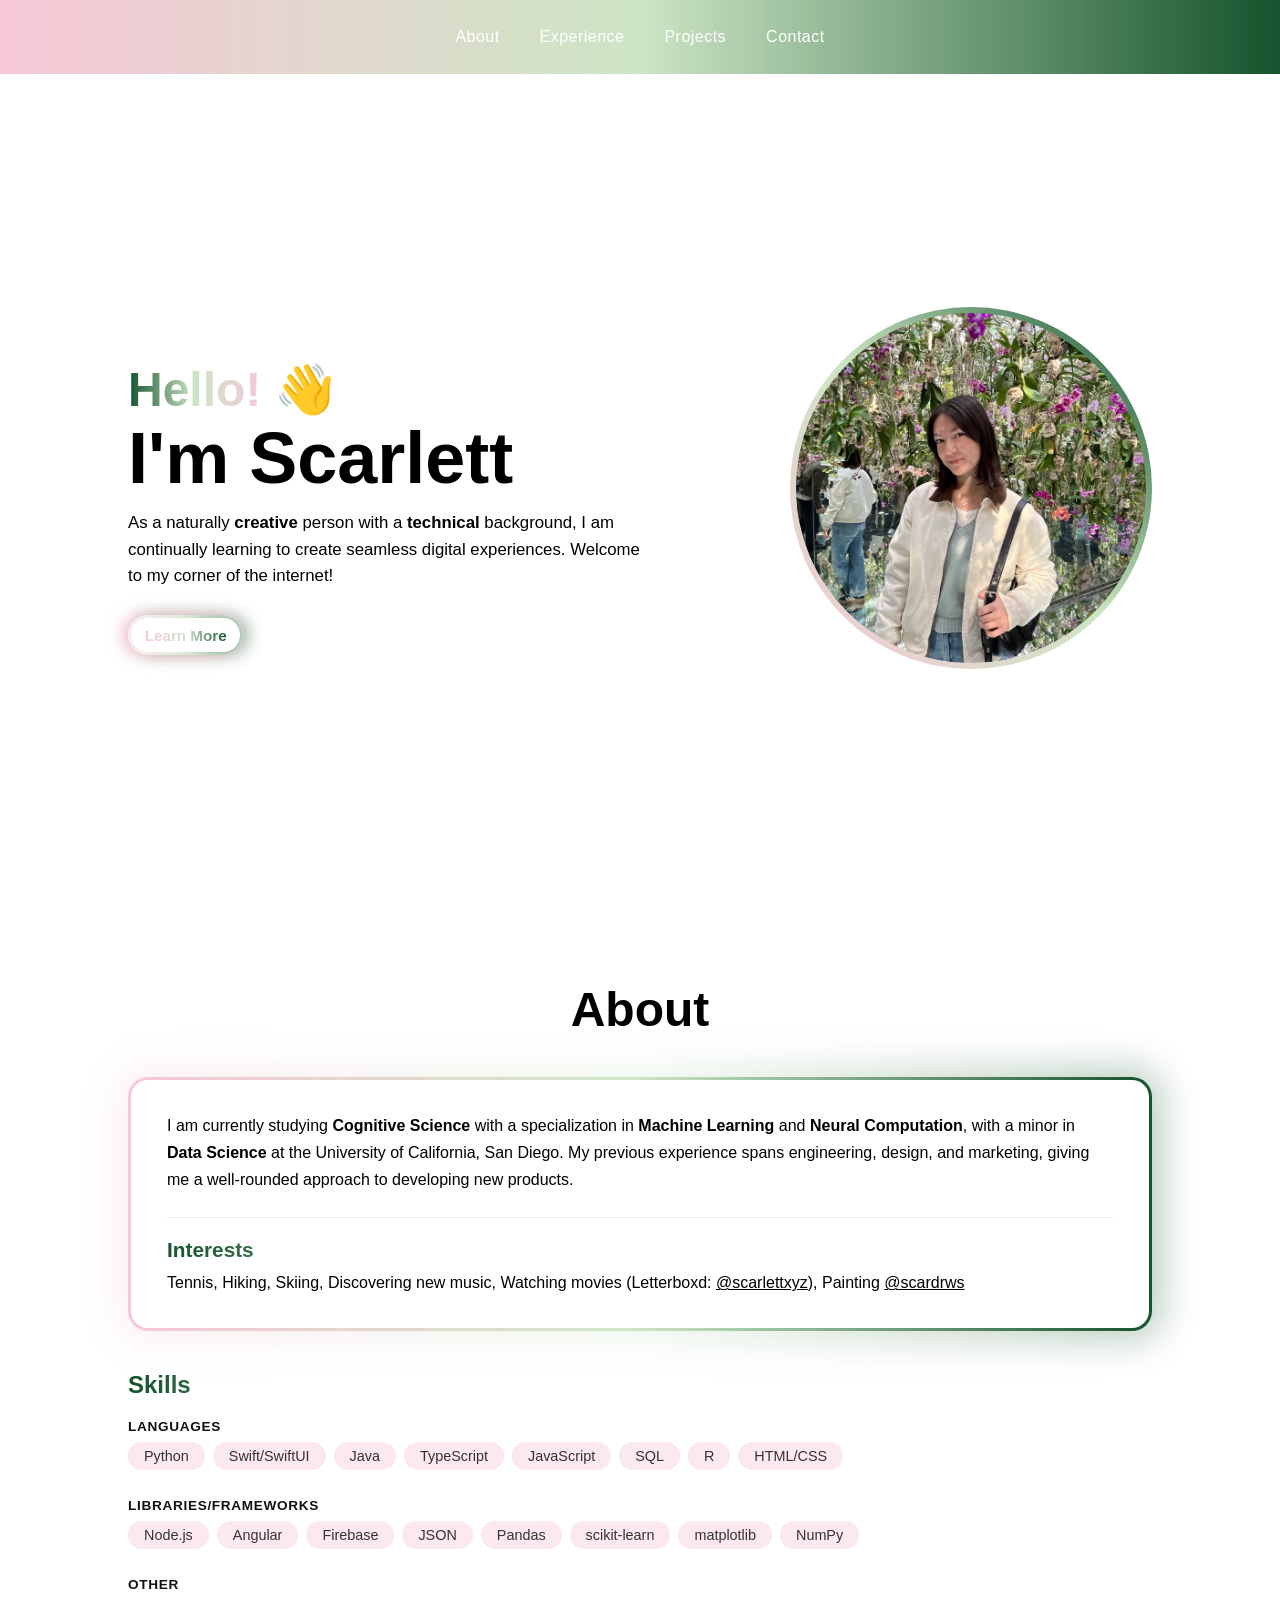
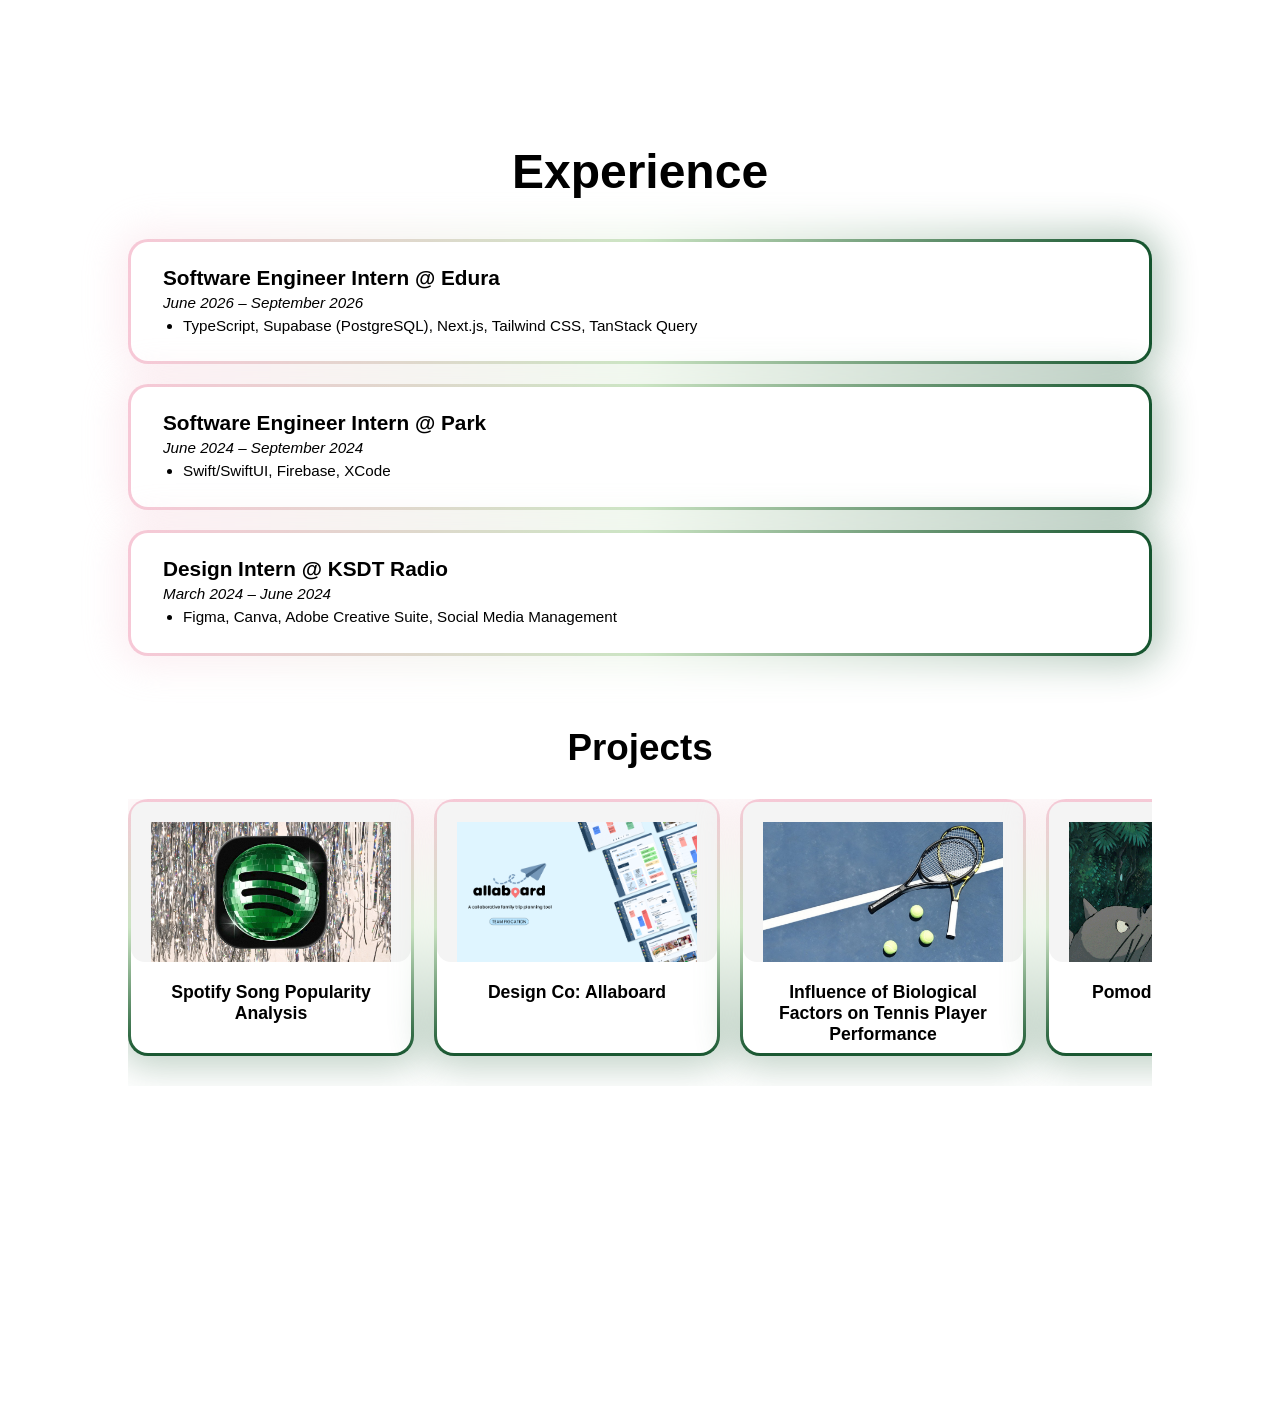
<file: index.html>
<!DOCTYPE html>
<meta name="robots" content="noindex, nofollow">

<html lang="en">
    <head>
        <meta charset="UTF-8">
        <title>Hello! I'm Scarlett</title>
        <meta name="viewport" content="width=device-width,initial-scale=1">
        <link rel="stylesheet" href="style.css?v=2">
        <script src="interactivity.js?v=10"></script>
    </head>

    <script>
        if (window.location.hash) history.replaceState(null, '', window.location.pathname);
    </script>

    <body>
        <nav class="navbar">
            <canvas id="navbar-canvas"></canvas>
            <a href="#about">About</a>
            <a href="#experience">Experience</a>
            <a href="#projects">Projects</a>
            <a href="#contact">Contact</a>
        </nav>

        <!-- Home Page-->
        <section class="home">
            <div class="home-inner">
                <div class="home-text">
                    <h2><span class="gradient-text">Hello!</span> <span class="emoji">👋</span></h2>
                    <h1>I'm Scarlett</h1>
                    <p>As a naturally <strong>creative</strong> person with a <strong>technical</strong> background, I am continually learning to create seamless digital experiences. Welcome to my corner of the internet!</p>
                    <div class="button-row">
                        <button id="learn-more" class="gradient-button" onclick="location.href='#about'">
                            <span>Learn More</span>
                        </button>
                    </div>
                </div>
                <div class="home-photo">
                    <img src="/assets/meinjapan.jpeg" alt="memoji">
                </div>
            </div>
        </section>

        <div class="section-row">

        <!-- About Me -->
        <section id="about" class="about">
            <div class="about-inner">
                <h2>About</h2>

                <div class="about-bio-card">
                    <div class="about-bio-card-inner">
                        <p>I am currently studying <strong>Cognitive Science</strong> with a specialization in <strong>Machine Learning</strong> and <strong>Neural Computation</strong>, with a minor in <strong>Data Science</strong> at the University of California, San Diego. My previous experience spans engineering, design, and marketing, giving me a well-rounded approach to developing new products.</p>
                        <div class="about-interests">
                            <h3 class="gradient-text">Interests</h3>
                            <p>Tennis, Hiking, Skiing, Discovering new music, Watching movies (Letterboxd: <a href='https://letterboxd.com/scarlettxyz/' target="_blank" style="color: inherit;">@scarlettxyz</a>), Painting <a href='https://www.instagram.com/scardrws/' target="_blank" style="color: inherit;">@scardrws</a></p>
                        </div>
                    </div>
                </div>

                <div class="about-skills">
                    <h3 class="gradient-text">Skills</h3>
                    <div class="skill-group">
                        <span class="skill-label">Languages</span>
                        <div class="skill-pills">
                            <span class="skill-pill">Python</span>
                            <span class="skill-pill">Swift/SwiftUI</span>
                            <span class="skill-pill">Java</span>
                            <span class="skill-pill">TypeScript</span>
                            <span class="skill-pill">JavaScript</span>
                            <span class="skill-pill">SQL</span>
                            <span class="skill-pill">R</span>
                            <span class="skill-pill">HTML/CSS</span>
                        </div>
                    </div>
                    <div class="skill-group">
                        <span class="skill-label">Libraries/Frameworks</span>
                        <div class="skill-pills">
                            <span class="skill-pill">Node.js</span>
                            <span class="skill-pill">Angular</span>
                            <span class="skill-pill">Firebase</span>
                            <span class="skill-pill">JSON</span>
                            <span class="skill-pill">Pandas</span>
                            <span class="skill-pill">scikit-learn</span>
                            <span class="skill-pill">matplotlib</span>
                            <span class="skill-pill">NumPy</span>
                            <span class="skill-pill">SciPy</span>
                        </div>
                    </div>
                    <div class="skill-group">
                        <span class="skill-label">Other</span>
                        <div class="skill-pills">
                            <span class="skill-pill">Git</span>
                            <span class="skill-pill">GitHub</span>
                            <span class="skill-pill">Claude Code</span>
                            <span class="skill-pill">GitHub Copilot</span>
                            <span class="skill-pill">ChatGPT (Codex)</span>
                            <span class="skill-pill">VSCode</span>
                            <span class="skill-pill">XCode</span>
                            <span class="skill-pill">IntelliJ</span>
                            <span class="skill-pill">Linux Systems</span>
                            <span class="skill-pill">Jupyter Notebook</span>
                            <span class="skill-pill">Vercel</span>
                            <span class="skill-pill">Figma</span>
                            <span class="skill-pill">Canva</span>
                            <span class="skill-pill">Adobe Creative Suite</span>
                            <span class="skill-pill">Microsoft Office</span>
                        </div>
                    </div>
                </div>
            </div>
        </section>

            <!-- Experience Section -->
            <section id="experience" class="experience">
                <div class="experience">
                    <h2>Experience</h2>
                    <div class="experience-cards">
                        <div class="experience-card">
                            <div class="experience-card-inner">
                                <h3>Software Engineer Intern @ Edura</h3>
                                <p class="experience-date"><em>June 2026 – September 2026</em></p>
                                <ul><li>TypeScript, Supabase (PostgreSQL), Next.js, Tailwind CSS, TanStack Query</li></ul>
                            </div>
                        </div>

                        <div class="experience-card">
                            <div class="experience-card-inner">
                                <h3>Software Engineer Intern @ Park</h3>
                                <p class="experience-date"><em>June 2024 – September 2024</em></p>
                                <ul><li>Swift/SwiftUI, Firebase, XCode</li></ul>
                            </div>
                        </div>

                        <div class="experience-card">
                            <div class="experience-card-inner">
                                <h3>Design Intern @ KSDT Radio</h3>
                                <p class="experience-date"><em>March 2024 – June 2024</em></p>
                                <ul><li>Figma, Canva, Adobe Creative Suite, Social Media Management</li></ul>
                            </div>
                        </div>
                    </div>
                </div>
            </section>

            <!-- Projects Section -->
            <section id="projects" class="projects">
                <div class="projects">
                    <h2>Projects</h2>
                    <div class="project-row">
                        <a href="https://scarlettjeffries.github.io/spotify-popularity-analysis/" target="_blank" id="Academic Projects" class="project-link">
                            <div class="project-photo"><img src="/assets/spotify.png" alt="Academic Projects"></img></div>
                            <div class="project-card-text"><h3>Spotify Song Popularity Analysis</h3></div>
                        </a>
                        <a href="https://www.notion.so/priyaiyerdesign/ALLABOARD-a-collaborative-trip-planning-tool-2680617671ff8071a6def36018e5ba96" target="_blank" id="Allaboard" class="project-link">
                            <div class="project-photo"><img src="/assets/allaboard.png" alt="Allaboard"></img></div>
                            <div class="project-card-text"><h3>Design Co: Allaboard</h3></div>
                        </a>
                        <a href="https://github.com/COGS108/Group041_WI26/blob/master/03-FinalProject.ipynb" target="_blank" id="Tennis Analysis" class="project-link">
                            <div class="project-photo"><img src="/assets/tennisanalysis.jpeg" alt="Tennis Analysis"></img></div>
                            <div class="project-card-text"><h3>Influence of Biological Factors on Tennis Player Performance</h3></div>
                        </a>
                        <a href="https://studioghibli-pomodoro.netlify.app/" target="_blank"id="Pomodoro" class="project-link">
                            <div class="project-photo"><img src="/assets/Totoro_and_Mei.gif" alt="Pomodoro Study Timer"></img></div>
                            <div class="project-card-text"><h3>Pomodoro Study Timer</h3></div>
                        </a>
                    </div>
                </div>
            </section>
        </div>

        <!-- Contact Section -->
        <section id="contact" class="contact">
            <div class="contact">
                <h2>Get in Touch!</h2>
                <button id="email" onclick="location.href='mailto:smjeffries514@gmail.com'"><span>smjeffries514@gmail.com</span></button>
                <button id="linkedin" onclick="window.open('https://www.linkedin.com/in/scarlettjeffries', '_blank')"><span>Connect on LinkedIn</span></button>
                <button id="github" onclick="window.open('https://github.com/scarlettjeffries', '_blank')"><span>Find me on GitHub</span></button>
                <p>&copy; Scarlett Jeffries, 2026. Crafted with Care, All Rights Reserved &#128516;</p>
            </div>
        </section>
    </body>
</html>
</file>
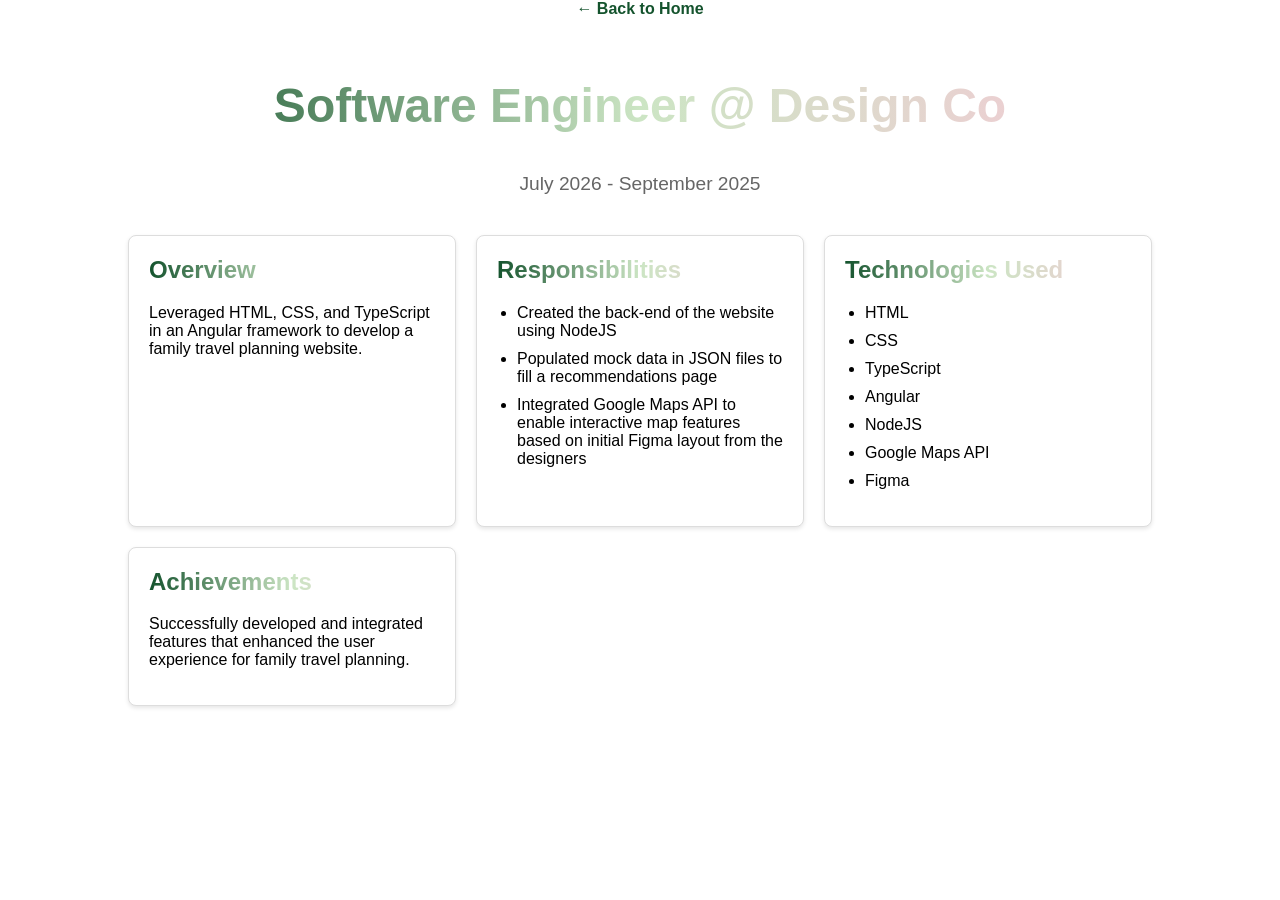
<file: D-Co.html>
<!DOCTYPE html>
<meta name="robots" content="noindex, nofollow">

<html lang="en">
    <head>
        <meta charset="UTF-8">
        <title>Software Engineer @ Design Co - Scarlett Jeffries</title>
        <meta name="viewport" content="width=device-width,initial-scale=1">
        <link rel="stylesheet" href="style.css">
        <script src="interactivity.js"></script>
    </head>

    <body>
        <section class="dashboard">
            <div class="dashboard-header">
                <a href="index.html" class="back-link">&larr; Back to Home</a>
                <h1>Software Engineer @ Design Co</h1>
                <p class="date">July 2026 - September 2025</p>
            </div>

            <div class="dashboard-content">
                <div class="card">
                    <h2>Overview</h2>
                    <p>Leveraged HTML, CSS, and TypeScript in an Angular framework to develop a family travel planning website.</p>
                </div>

                <div class="card">
                    <h2>Responsibilities</h2>
                    <ul>
                        <li>Created the back-end of the website using NodeJS</li>
                        <li>Populated mock data in JSON files to fill a recommendations page</li>
                        <li>Integrated Google Maps API to enable interactive map features based on initial Figma layout from the designers</li>
                    </ul>
                </div>

                <div class="card">
                    <h2>Technologies Used</h2>
                    <ul>
                        <li>HTML</li>
                        <li>CSS</li>
                        <li>TypeScript</li>
                        <li>Angular</li>
                        <li>NodeJS</li>
                        <li>Google Maps API</li>
                        <li>Figma</li>
                    </ul>
                </div>

                <div class="card">
                    <h2>Achievements</h2>
                    <p>Successfully developed and integrated features that enhanced the user experience for family travel planning.</p>
                </div>
            </div>
        </section>
    </body>
</html>
</file>
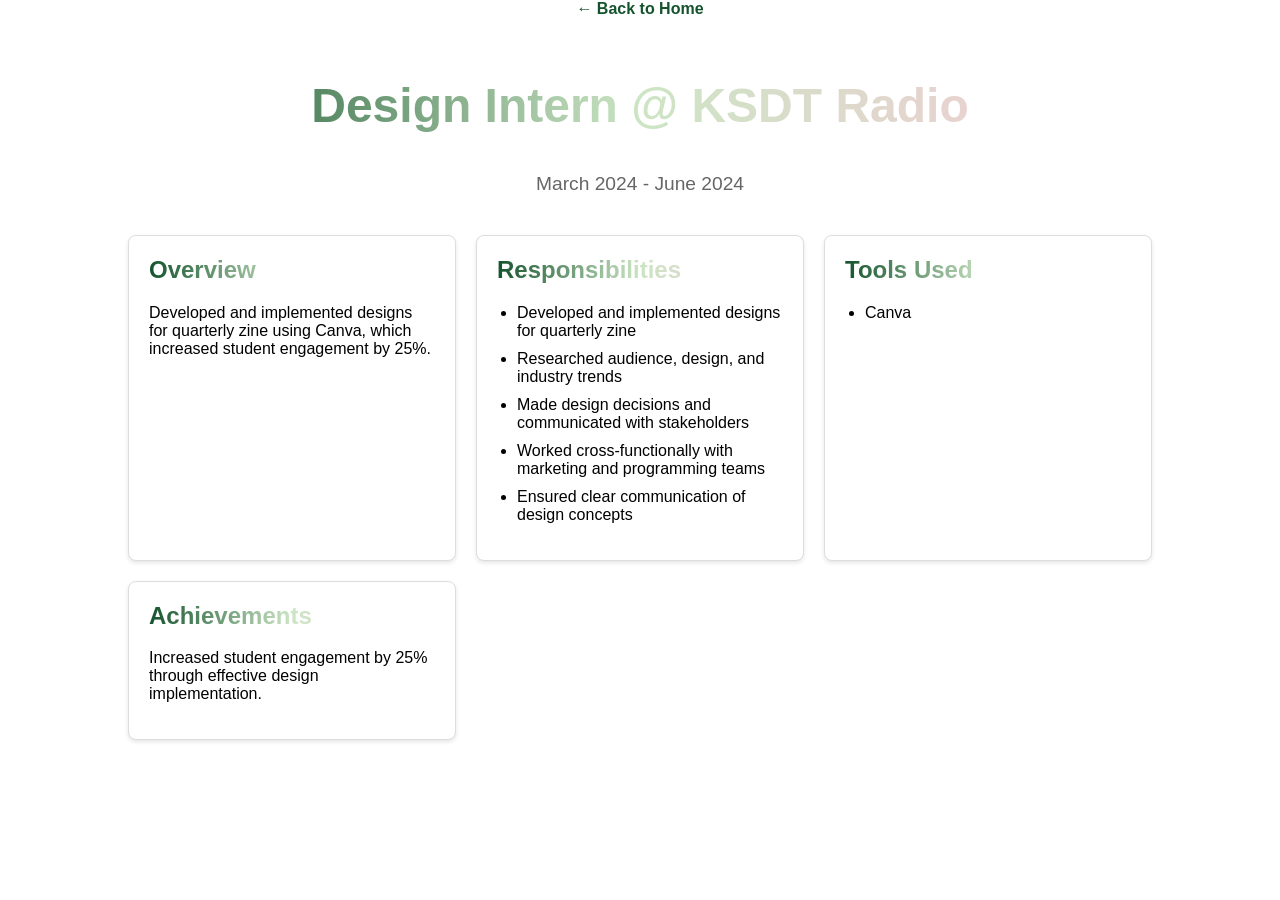
<file: KSDT.html>
<!DOCTYPE html>
<meta name="robots" content="noindex, nofollow">

<html lang="en">
    <head>
        <meta charset="UTF-8">
        <title>Design Intern @ KSDT Radio - Scarlett Jeffries</title>
        <meta name="viewport" content="width=device-width,initial-scale=1">
        <link rel="stylesheet" href="style.css">
        <script src="interactivity.js"></script>
    </head>

    <body>
        <section class="dashboard">
            <div class="dashboard-header">
                <a href="index.html" class="back-link">&larr; Back to Home</a>
                <h1>Design Intern @ KSDT Radio</h1>
                <p class="date">March 2024 - June 2024</p>
            </div>

            <div class="dashboard-content">
                <div class="card">
                    <h2>Overview</h2>
                    <p>Developed and implemented designs for quarterly zine using Canva, which increased student engagement by 25%.</p>
                </div>

                <div class="card">
                    <h2>Responsibilities</h2>
                    <ul>
                        <li>Developed and implemented designs for quarterly zine</li>
                        <li>Researched audience, design, and industry trends</li>
                        <li>Made design decisions and communicated with stakeholders</li>
                        <li>Worked cross-functionally with marketing and programming teams</li>
                        <li>Ensured clear communication of design concepts</li>
                    </ul>
                </div>

                <div class="card">
                    <h2>Tools Used</h2>
                    <ul>
                        <li>Canva</li>
                    </ul>
                </div>

                <div class="card">
                    <h2>Achievements</h2>
                    <p>Increased student engagement by 25% through effective design implementation.</p>
                </div>
            </div>
        </section>
    </body>
</html>
</file>
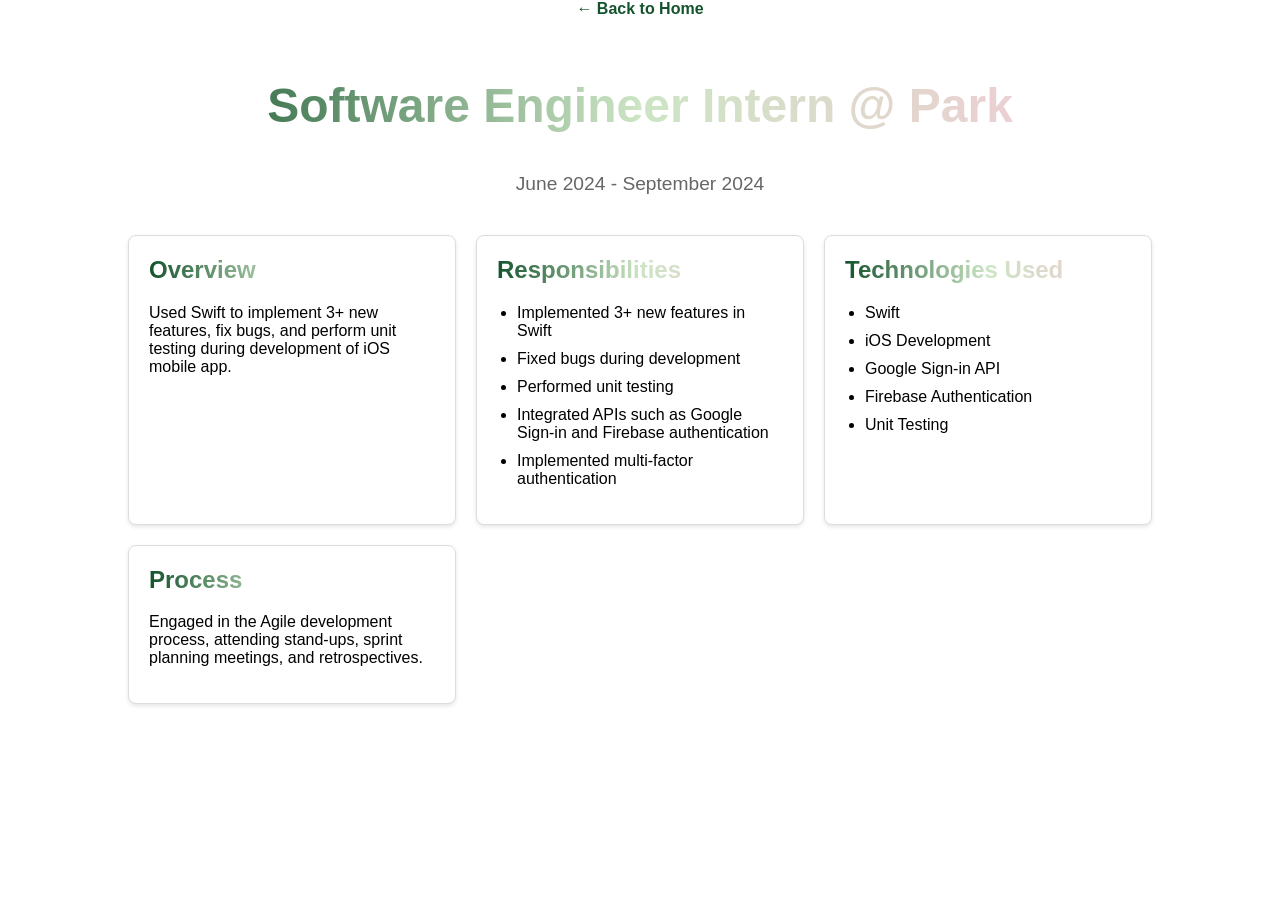
<file: Park.html>
<!DOCTYPE html>
<meta name="robots" content="noindex, nofollow">

<html lang="en">
    <head>
        <meta charset="UTF-8">
        <title>Software Engineer Intern @ Park - Scarlett Jeffries</title>
        <meta name="viewport" content="width=device-width,initial-scale=1">
        <link rel="stylesheet" href="style.css">
        <script src="interactivity.js"></script>
    </head>

    <body>
        <section class="dashboard">
            <div class="dashboard-header">
                <a href="index.html" class="back-link">&larr; Back to Home</a>
                <h1>Software Engineer Intern @ Park</h1>
                <p class="date">June 2024 - September 2024</p>
            </div>

            <div class="dashboard-content">
                <div class="card">
                    <h2>Overview</h2>
                    <p>Used Swift to implement 3+ new features, fix bugs, and perform unit testing during development of iOS mobile app.</p>
                </div>

                <div class="card">
                    <h2>Responsibilities</h2>
                    <ul>
                        <li>Implemented 3+ new features in Swift</li>
                        <li>Fixed bugs during development</li>
                        <li>Performed unit testing</li>
                        <li>Integrated APIs such as Google Sign-in and Firebase authentication</li>
                        <li>Implemented multi-factor authentication</li>
                    </ul>
                </div>

                <div class="card">
                    <h2>Technologies Used</h2>
                    <ul>
                        <li>Swift</li>
                        <li>iOS Development</li>
                        <li>Google Sign-in API</li>
                        <li>Firebase Authentication</li>
                        <li>Unit Testing</li>
                    </ul>
                </div>

                <div class="card">
                    <h2>Process</h2>
                    <p>Engaged in the Agile development process, attending stand-ups, sprint planning meetings, and retrospectives.</p>
                </div>
            </div>
        </section>
    </body>
</html>
</file>
<file: style.css>
body {
    font-family: Arial, Helvetica, sans-serif;
    margin: 0;
    padding: 0;
}


section.home {
    min-height: calc(100vh - 72px);
    display: flex;
    align-items: center;
    justify-content: center;
    padding: 0 10%;          
    margin: 0;               
    box-sizing: border-box;
}
.section-row {
    margin-left: 10%;
    margin-right: 10%;
    display: flex;
    flex-direction: column;
    gap: 40px;
    padding: 40px 0;
}

section.contact {
    margin-left: 10%;
    margin-right: 10%;
}

.navbar {
  position: relative;
  top: 0;
  left: 0;
  right: 0;
  z-index: 1000;
  display: flex;
  justify-content: center;
  gap: 40px;
  padding: 28px 0;
  background: none;
  overflow: hidden;
}

.navbar canvas {
  position: absolute;
  inset: 0;
  width: 100%;
  height: 100%;
  pointer-events: none;
}

.navbar a {
  position: relative;
  z-index: 1;
  color: white;
  text-decoration: none;
  font-weight: 300;
  font-size: 1em;
  letter-spacing: 0.03em;
}

/* homepage styling */
.home-inner {
    display: flex;
    flex-wrap: wrap;
    align-items: center;
    gap: 40px;
    width: 100%;
    max-width: 1200px;
}

.home-text {
    flex: 1 1 320px;
    min-width: 280px;
}

.home-photo {
    position: relative;
    width: 350px;
    height: 350px;
    border-radius: 50%;
    padding: 6px;
    background: linear-gradient(to bottom left, #14532D, #CCE5C4, #F7C8D7);
    display: flex;
    align-items: center;
    justify-content: center;
    flex-shrink: 0;
    z-index: 0;
}


.home-photo img {
    width: 100%;
    height: 100%;
    object-fit: cover;
    border-radius: 50%;
    display: block;
    background: white;
}

section:not(.home) {
    min-height: auto;
    display: block;
}

section > div {
    width: 100%;
}

/* about page styling */
/* Removed multi-column flow here; using a two-column grid on .about-columns instead */
.about > div {
    width: 100%;
    box-sizing: border-box;
}

.section-row {
    display: flex;
    flex-direction: column;
    gap: 40px;
    padding: 40px 0;
}

.section-row section {
    width: 100%;
    display: block;
}

.section-row section > div {
    width: 100%;
}
.about-inner {
    width: 100%;
}

.about-inner h2 {
    text-align: center;
    font-size: 3em;
    margin-bottom: 40px;
}


.about-bio-card {
    position: relative;
    border-radius: 20px;
    padding: 3px;
    background: linear-gradient(to right, #F7C8D7, #CCE5C4, #14532D);
    z-index: 0;
}

.about-bio-card::after {
    content: '';
    position: absolute;
    inset: -10px;
    z-index: -1;
    border-radius: calc(20px + 10px);
    background: linear-gradient(to right, #F7C8D7, #CCE5C4, #14532D);
    filter: blur(18px);
    opacity: 0.3;
}

.about-bio-card-inner {
    background: white;
    border-radius: calc(20px - 3px);
    padding: 32px 36px;
    box-sizing: border-box;
}

.about-bio-card-inner p {
    margin: 0;
    line-height: 1.7;
}

.about-interests {
    margin-top: 24px;
    padding-top: 20px;
    border-top: 1px solid #eee;
}

.about-interests h3 {
    font-size: 1.3em;
    margin: 0 0 8px;
}

.about-interests p {
    margin: 0;
    line-height: 1.6;
}

.about-skills {
    margin-top: 40px;
}

.about-skills > h3 {
    font-size: 1.5em;
    margin: 0 0 20px;
}

.skill-group {
    margin-bottom: 28px;
}

.skill-group:last-child {
    margin-bottom: 0;
}

.skill-label {
    display: block;
    font-weight: 600;
    font-size: 0.85em;
    color: #111;
    text-transform: uppercase;
    letter-spacing: 0.05em;
    margin-bottom: 8px;
}

.skill-pills {
    display: flex;
    flex-wrap: wrap;
    gap: 8px;
}

.skill-pill {
    display: inline-block;
    padding: 6px 16px;
    border-radius: 20px;
    background: #fce8ef;
    font-size: 0.9em;
    color: #333;
    transition: opacity 0.5s ease, transform 0.5s ease;
}

.skill-pill.reveal-pill {
    opacity: 0;
    transform: translateY(10px);
}

.skill-pill.reveal-pill.visible {
    opacity: 1;
    transform: translateY(0);
}

.home h2 {
    font-size: 3.0em;
    line-height: 1.2;
    margin-bottom: 0;
}

.gradient-text {
    background: linear-gradient(to right, #14532D, #CCE5C4, #F7C8D7);
    background-clip: text;
    -webkit-background-clip: text;
    -webkit-text-fill-color: transparent;
}

.home h1 {
    font-size: 4.5em;
    line-height: 1.1;
    margin-top: 0;
    margin-bottom: 12px;     
}

.home p {
    margin-top: 0;
    margin-right: 15%;
    font-size: 1.05em;
    line-height: 1.6;
}

.button-row {
    display: flex;
    flex-wrap: wrap;
    gap: 12px;
    margin-top: 25px;
}

.gradient-button {
    position: relative;
    display: inline-flex;
    align-items: center;
    justify-content: center;
    width: auto;
    min-width: 7.5em;
    height: 2.6em;
    padding: 0 1.1em;
    font-size: 0.95em;
    font-weight: 600;
    font-family: Arial, Helvetica, sans-serif;
    border: 0px solid transparent;
    border-radius: 2.5em;
    background: white;
    z-index: 1;
    overflow: hidden;
    cursor: pointer;
    box-shadow: 
        -6px 0px 16px rgba(244, 163, 183, 0.6),
        6px 0px 16px rgba(20, 83, 45, 0.4);
}

.gradient-button::before {
    content: '';
    position: absolute;
    inset: 0;
    z-index: -1;
    padding: 3px; 
    border-radius: inherit;
    background: linear-gradient(to left, #14532D, #CCE5C4, #F7C8D7);
    -webkit-mask: 
        linear-gradient(#fff 0 0) content-box, 
        linear-gradient(#fff 0 0);
    -webkit-mask-composite: xor;
            mask-composite: exclude;
    mask: 
        linear-gradient(#fff 0 0) content-box, 
        linear-gradient(#fff 0 0);
    mask-composite: exclude;
    filter: blur(15px); 
}

.gradient-button span {
    background: linear-gradient(to left, #14532D, #CCE5C4, #F7C8D7);
    background-clip: text;
    -webkit-background-clip: text;
    -webkit-text-fill-color: transparent;
}

.contact button {
    position: relative;
    display: inline-flex;
    align-items: center;
    justify-content: center;
    width: 14em;
    height: 3em;
    font-size: 1em;
    font-weight: 400;
    font-family: Arial, Helvetica, sans-serif;
    border: 0px solid transparent;
    border-radius: 3em;
    background: white;
    z-index: 1;
    overflow: hidden;
    margin: 5px;
    cursor: pointer;
    box-shadow:
        -6px 0px 16px rgba(244, 163, 183, 0.6),
        6px 0px 16px rgba(20, 83, 45, 0.4);
}

.contact button::before {
    content: '';
    position: absolute;
    inset: 0;
    z-index: -1;
    padding: 3px;
    border-radius: inherit;
    background: linear-gradient(to left, #14532D, #CCE5C4, #F7C8D7);
    -webkit-mask:
        linear-gradient(#fff 0 0) content-box,
        linear-gradient(#fff 0 0);
    -webkit-mask-composite: xor;
            mask-composite: exclude;
    mask:
        linear-gradient(#fff 0 0) content-box,
        linear-gradient(#fff 0 0);
    mask-composite: exclude;
    filter: blur(15px);
}

.contact button span {
    color: black;
    font-size: 0.85em;
}

.icon-link img {
  width: 36px;
  height: 36px;
  object-fit: contain;
}

/* experience styling */
.experience-row,
.project-row {
    display: flex;
    gap: 20px;
    flex-wrap: nowrap;
    margin-top: 30px;
    overflow-x: auto;
    padding-bottom: 10px;
}

.experience-link,
.project-link {
    position: relative;
    display: flex;
    flex-direction: column;
    align-items: center;
    width: 280px;
    min-width: 280px;
    flex-shrink: 0;
    text-decoration: none;
    color: inherit;
    margin-bottom: 20px;
    padding: 3px;
    border: none;
    border-radius: 20px;
    background: linear-gradient(to bottom, #F7C8D7, #CCE5C4, #14532D);
    text-align: center;
    z-index: 0;
}

.project-link > * {
    position: relative;
    z-index: 1;
}

.project-link::before {
    content: '';
    position: absolute;
    inset: 3px;
    background: white;
    border-radius: calc(20px - 3px);
    z-index: 0;
}

.project-link::after {
    content: '';
    position: absolute;
    inset: -10px;
    z-index: -1;
    border-radius: calc(20px + 10px);
    background: linear-gradient(to bottom, #F7C8D7, #CCE5C4, #14532D);
    filter: blur(18px);
    opacity: 0.3;
}

.experience-link:hover,
.project-link:hover {
    transform: translateY(-2px);
}

.experience-photo,
.project-photo {
    width: 100%;
    height: 160px;
    border-radius: 14px;
    background: #f4f4f4;
    overflow: hidden;
    display: flex;
    align-items: center;
    justify-content: center;
    color: #666;
    font-size: 0.9em;
    margin-bottom: 20px;
    box-sizing: border-box;
}

.experience-photo img,
.project-photo img {
    width: 100%;
    height: 100%;
    object-fit: cover;
    display: block;
}

.experience-card-text h3,
.project-card-text h3 {
    margin: 0 0 8px;
    font-size: 1.1em;
    text-align: center;
}

.experience-card-text p {
    margin: 0;
    color: #555;
}

.project-link {
    padding: 3px;
}

.project-link .project-photo,
.project-link .project-card-text,
.project-link > p {
    padding-left: 20px;
    padding-right: 20px;
}

.project-link .project-photo {
    padding-top: 20px;
}

.project-link > p {
    padding-bottom: 20px;
}

.dashboard {
    margin-left: 10%;
    margin-right: 10%;
    font-family: Arial, Helvetica, sans-serif;
}

.dashboard-header {
    text-align: center;
    margin-bottom: 40px;
}

.back-link {
    display: inline-block;
    margin-bottom: 20px;
    text-decoration: none;
    color: #14532D;
    font-weight: bold;
}

.dashboard-header h1 {
    font-size: 3em;
    background-image: linear-gradient(to right, #14532D, #CCE5C4, #F7C8D7);
    background-clip: text;
    -webkit-background-clip: text;
    -webkit-text-fill-color: transparent;
    background-size: 15%;
}

.date {
    font-size: 1.2em;
    color: #666;
}

.dashboard-content {
    display: grid;
    grid-template-columns: repeat(auto-fit, minmax(300px, 1fr));
    gap: 20px;
}

.card {
    border: 1px solid #ddd;
    border-radius: 8px;
    padding: 20px;
    background-color: #fff;
    box-shadow: 0 2px 4px rgba(0,0,0,0.1);
}

.card h2 {
    margin-top: 0;
    background-image: linear-gradient(to right, #14532D, #CCE5C4, #F7C8D7);
    background-clip: text;
    -webkit-background-clip: text;
    -webkit-text-fill-color: transparent;
    background-size: 100%;
}

.card ul {
    padding-left: 20px;
}

.dashboard h1 {
    background-image: linear-gradient(to right, #14532D, #CCE5C4, #F7C8D7);
    background-clip: text;
    -webkit-background-clip: text;
    -webkit-text-fill-color: transparent;
    background-size: 100%;
}

.experience h2 {
    text-align: center;
    font-size: 3em;
    font-weight: 900;
}

.experience-cards {
    display: flex;
    flex-direction: column;
    gap: 20px;
    margin-top: 30px;
}

.experience-card {
    position: relative;
    border-radius: 20px;
    padding: 3px;
    background: linear-gradient(to right, #F7C8D7, #CCE5C4, #14532D);
    z-index: 0;
}

.experience-card::after {
    content: '';
    position: absolute;
    inset: -10px;
    z-index: -1;
    border-radius: calc(20px + 10px);
    background: linear-gradient(to right, #F7C8D7, #CCE5C4, #14532D);
    filter: blur(18px);
    opacity: 0.3;
}

.experience-card-inner {
    background: white;
    border-radius: calc(20px - 3px);
    padding: 24px 32px;
    box-sizing: border-box;
}

.experience-card-inner h3 {
    margin: 0 0 4px;
    font-size: 1.3em;
    font-weight: 700;
}

.experience-card-inner .experience-date {
    margin: 0 0 4px;
    font-size: 0.95em;
}

.experience-card-inner ul {
    margin: 4px 0 0;
    padding-left: 20px;
}

.experience-card-inner li {
    font-size: 0.95em;
    line-height: 1.5;
}

.projects h2 {
    text-align: center;
    font-size: 2.3em;
}

/* Center paragraph text in Experience and Projects sections */
#experience .experience > p,
#projects .projects > p,
.experience-card-text p,
.project-card-text p {
    text-align: center;
}

.contact h2 {
    font-size: 2.3em;
}

.card li {
    margin-bottom: 10px;
}

/* Scroll-reveal animations */
.reveal {
    opacity: 0;
    transform: translateY(40px);
    transition: opacity 0.8s ease, transform 0.8s ease;
}

.reveal.visible {
    opacity: 1;
    transform: translateY(0);
}

.reveal-title {
    opacity: 0;
    transform: translateY(12px);
    transition: opacity 0.5s ease, transform 0.5s ease;
}

.reveal-title.visible {
    opacity: 1;
    transform: translateY(0);
}

/* Home entrance animations */
.home-text {
    opacity: 0;
    transform: translateX(-60px);
    transition: opacity 1s ease, transform 1s ease;
}

.home-text.slide-in {
    opacity: 1;
    transform: translateX(0);
}

.home-photo {
    opacity: 0;
    transform: translateX(60px);
    transition: opacity 1s ease, transform 1s ease;
}

.home-photo.slide-in {
    opacity: 1;
    transform: translateX(0);
}
</file>
